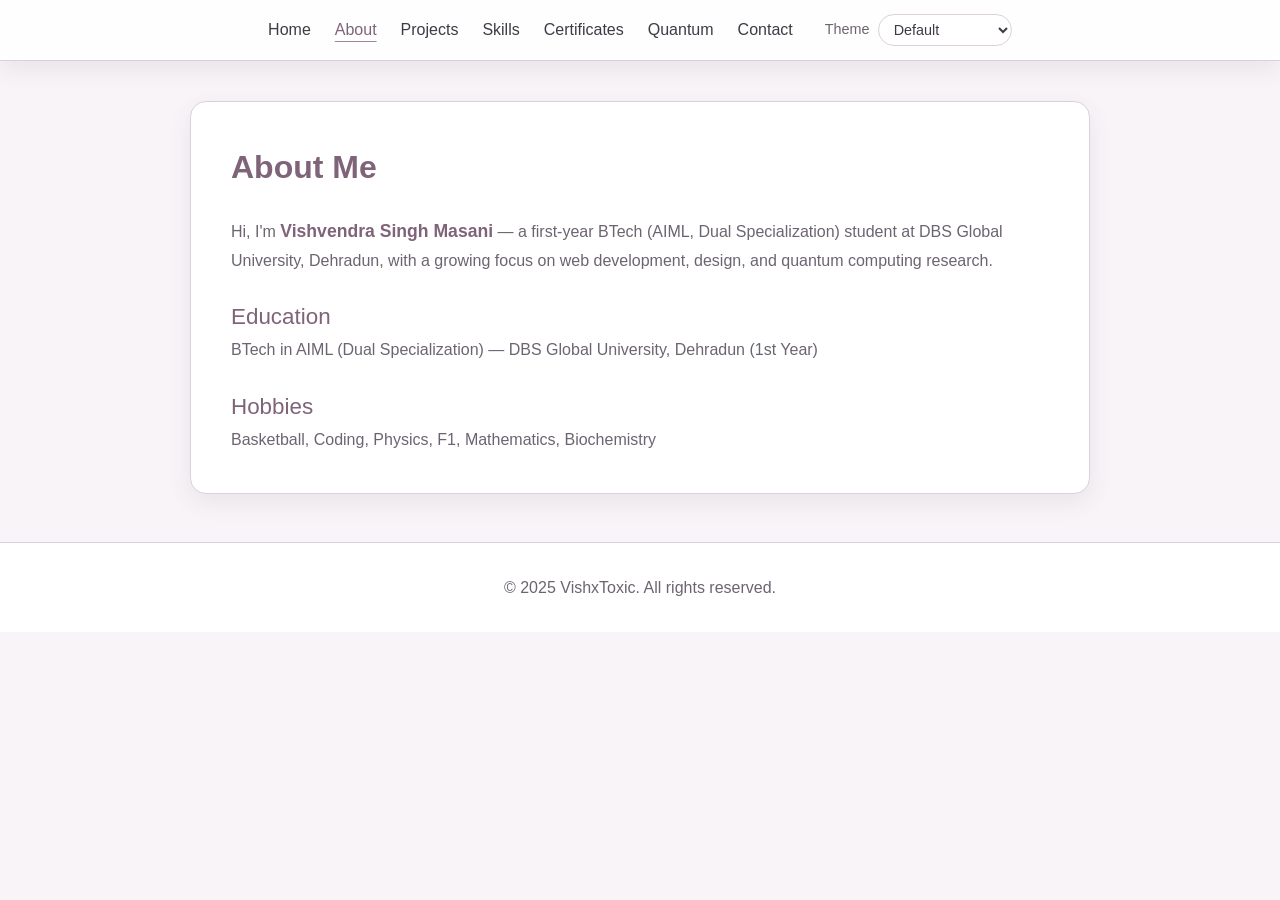
<file: about me.html>
<!DOCTYPE html>
<html lang="en">
<head>
    <meta charset="UTF-8">
    <meta name="viewport" content="width=device-width, initial-scale=1.0">
    <title>About Me | VishxToxic</title>
    <script src="theme.js"></script>
    <link rel="stylesheet" href="styles.css">
    <script src="script.js" defer></script>
</head>
<body>
    <div class="page-loader" aria-hidden="true">
        <div class="loader-content">
            <span class="loader-ring"></span>
            <img src="logo.png" alt="" class="loader-logo">
            <span class="loader-text">Loading</span>
        </div>
    </div>

    <nav class="site-nav">
        <a href="index.html">Home</a>
        <a href="about me.html" class="active">About</a>
        <a href="projects.html">Projects</a>
        <a href="skills.html">Skills</a>
        <a href="certificates.html">Certificates</a>
        <a href="quantum.html">Quantum</a>
        <a href="contact.html">Contact</a>
        <div class="theme-switch">
            <label for="theme-select">Theme</label>
            <select id="theme-select" class="theme-select" aria-label="Select color theme">
                <option value="default">Default</option>
                <option value="purple">Purple</option>
                <option value="icy-blue">Icy-Blue</option>
                <option value="light">Light</option>
                <option value="black-white">Black &amp; White</option>
                <option value="dark-black">Dark-Black</option>
            </select>
        </div>
    </nav>

    <div class="page-content">
    <main>
        <section>
            <h2>About Me</h2>
            <div class="about-text">
                <p>Hi, I'm <span class="about-name">Vishvendra Singh Masani</span> — a first-year BTech (AIML, Dual Specialization) student at DBS Global University, Dehradun, with a growing focus on web development, design, and quantum computing research.</p>

                <span class="about-heading">Education</span>
                <p>BTech in AIML (Dual Specialization) — DBS Global University, Dehradun (1st Year)</p>

                <span class="about-heading">Hobbies</span>
                <p>Basketball, Coding, Physics, F1, Mathematics, Biochemistry</p>
            </div>
        </section>
    </main>

    <footer>
        &copy; 2025 VishxToxic. All rights reserved.
    </footer>
    </div>
</body>
</html>
</file>
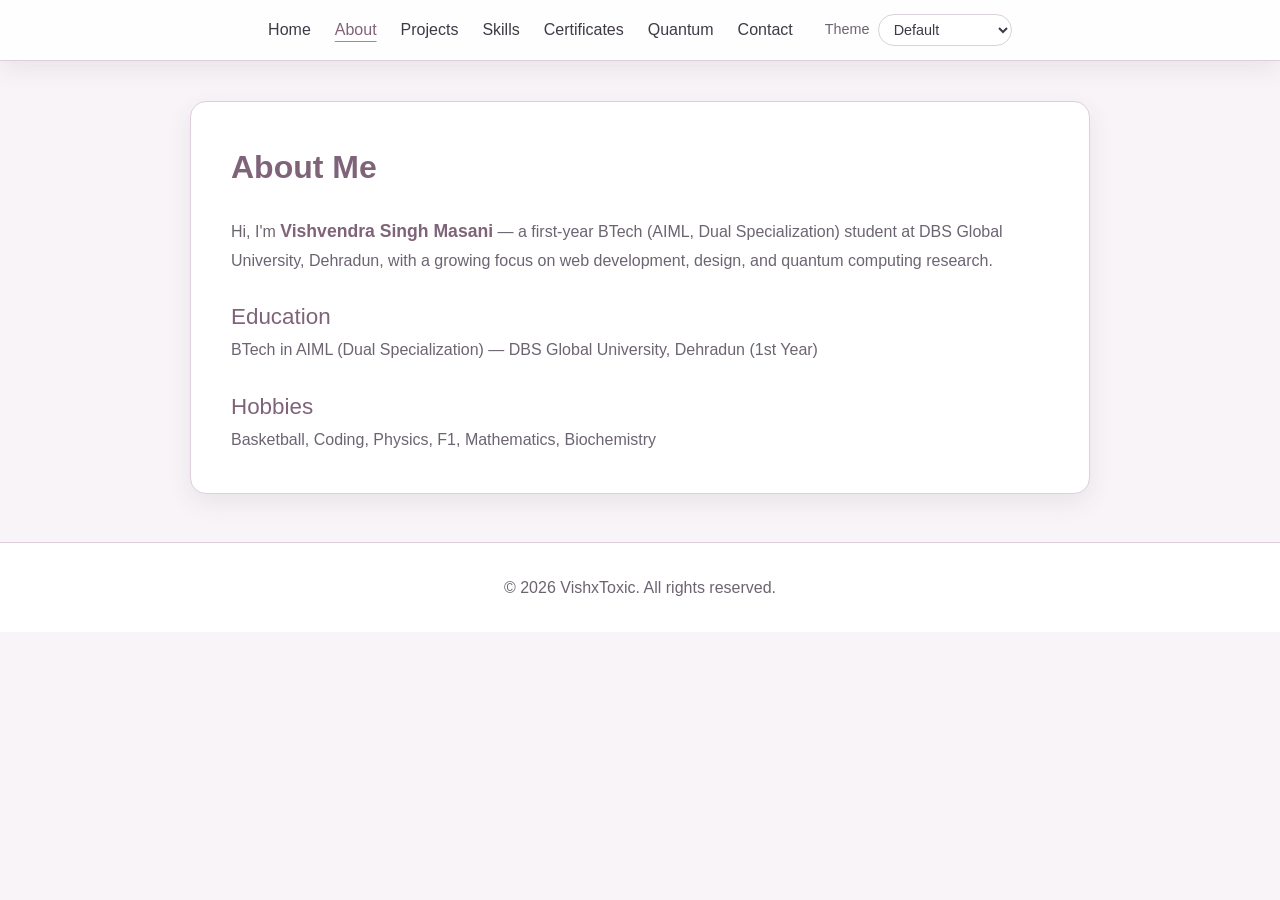
<file: aboutme.html>
<!DOCTYPE html>
<html lang="en">
<head>
    <meta charset="UTF-8">
    <meta name="viewport" content="width=device-width, initial-scale=1.0">
    <title>About Me | VishxToxic</title>
    <script src="theme.js"></script>
    <link rel="stylesheet" href="styles.css">
    <script src="script.js" defer></script>
</head>
<body>
    <div class="page-loader" aria-hidden="true">
        <div class="loader-content">
            <span class="loader-ring"></span>
            <img src="logo.png" alt="" class="loader-logo">
            <span class="loader-text">Loading</span>
        </div>
    </div>

    <nav class="site-nav">
        <a href="index.html">Home</a>
        <a href="about me.html" class="active">About</a>
        <a href="projects.html">Projects</a>
        <a href="skills.html">Skills</a>
        <a href="certificates.html">Certificates</a>
        <a href="quantum.html">Quantum</a>
        <a href="contact.html">Contact</a>
        <div class="theme-switch">
            <label for="theme-select">Theme</label>
            <select id="theme-select" class="theme-select" aria-label="Select color theme">
                <option value="default">Default</option>
                <option value="purple">Purple</option>
                <option value="icy-blue">Icy-Blue</option>
                <option value="light">Light</option>
                <option value="black-white">Black &amp; White</option>
                <option value="dark-black">Dark-Black</option>
            </select>
        </div>
    </nav>

    <div class="page-content">
    <main>
        <section>
            <h2>About Me</h2>
            <div class="about-text">
                <p>Hi, I'm <span class="about-name">Vishvendra Singh Masani</span> — a first-year BTech (AIML, Dual Specialization) student at DBS Global University, Dehradun, with a growing focus on web development, design, and quantum computing research.</p>

                <span class="about-heading">Education</span>
                <p>BTech in AIML (Dual Specialization) — DBS Global University, Dehradun (1st Year)</p>

                <span class="about-heading">Hobbies</span>
                <p>Basketball, Coding, Physics, F1, Mathematics, Biochemistry</p>
            </div>
        </section>
    </main>

    <footer>
        &copy; 2026 VishxToxic. All rights reserved.
    </footer>
    </div>
</body>
</html>
</file>
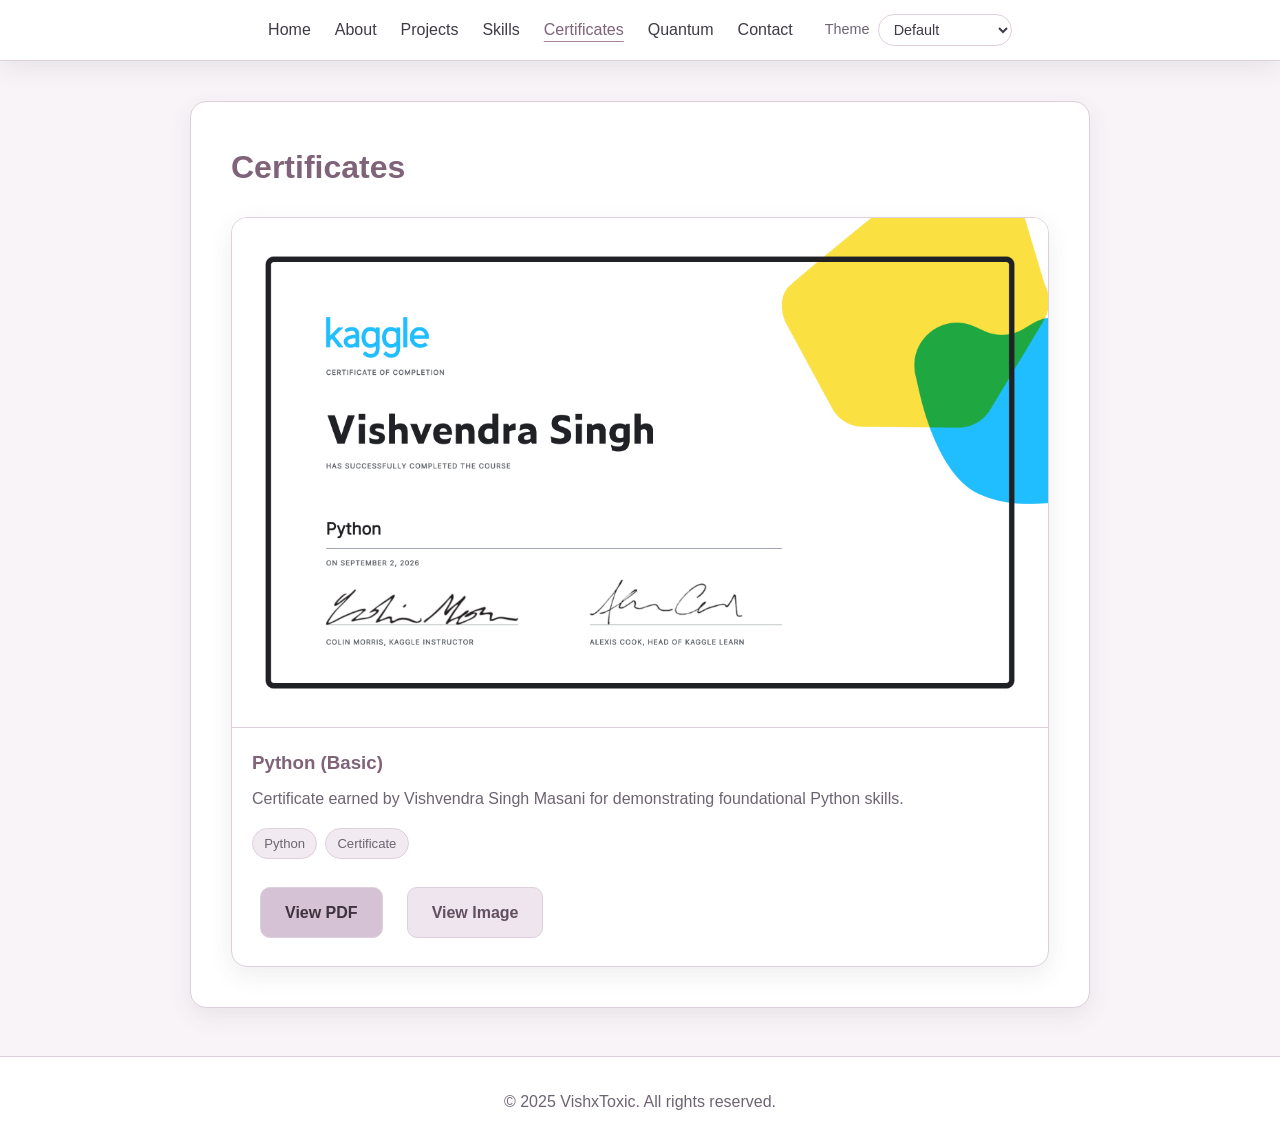
<file: certificates.html>
<!DOCTYPE html>
<html lang="en">
<head>
    <meta charset="UTF-8">
    <meta name="viewport" content="width=device-width, initial-scale=1.0">
    <title>Certificates | VishxToxic</title>
    <script src="theme.js"></script>
    <link rel="stylesheet" href="styles.css">
    <script src="script.js" defer></script>
</head>
<body>
    <div class="page-loader" aria-hidden="true">
        <div class="loader-content">
            <span class="loader-ring"></span>
            <img src="logo.png" alt="" class="loader-logo">
            <span class="loader-text">Loading</span>
        </div>
    </div>

    <nav class="site-nav">
        <a href="index.html">Home</a>
        <a href="about me.html">About</a>
        <a href="projects.html">Projects</a>
        <a href="skills.html">Skills</a>
        <a href="certificates.html" class="active">Certificates</a>
        <a href="quantum.html">Quantum</a>
        <a href="contact.html">Contact</a>
        <div class="theme-switch">
            <label for="theme-select">Theme</label>
            <select id="theme-select" class="theme-select" aria-label="Select color theme">
                <option value="default">Default</option>
                <option value="purple">Purple</option>
                <option value="icy-blue">Icy-Blue</option>
                <option value="light">Light</option>
                <option value="black-white">Black &amp; White</option>
                <option value="dark-black">Dark-Black</option>
            </select>
        </div>
    </nav>

    <div class="page-content">
        <main>
            <section>
                <h2>Certificates</h2>
                <div class="info-cards">
                    <article class="info-card certificate-card">
                        <div class="card-media">
                            <img src="certificates/vishvendra-singh-python.png" alt="Python certificate preview">
                        </div>
                        <div class="card-body">
                            <h3>Python (Basic)</h3>
                            <p>Certificate earned by Vishvendra Singh Masani for demonstrating foundational Python skills.</p>
                            <div class="card-tags">
                                <span class="tag">Python</span>
                                <span class="tag">Certificate</span>
                            </div>
                            <div class="card-actions">
                                <a class="btn" href="certificates/python-basic-certificate.pdf" target="_blank" rel="noopener">View PDF</a>
                                <a class="btn btn-secondary" href="certificates/vishvendra-singh-python.png" target="_blank" rel="noopener">View Image</a>
                            </div>
                        </div>
                    </article>
                </div>
            </section>
        </main>

        <footer>
            &copy; 2025 VishxToxic. All rights reserved.
        </footer>
    </div>
</body>
</html>
</file>
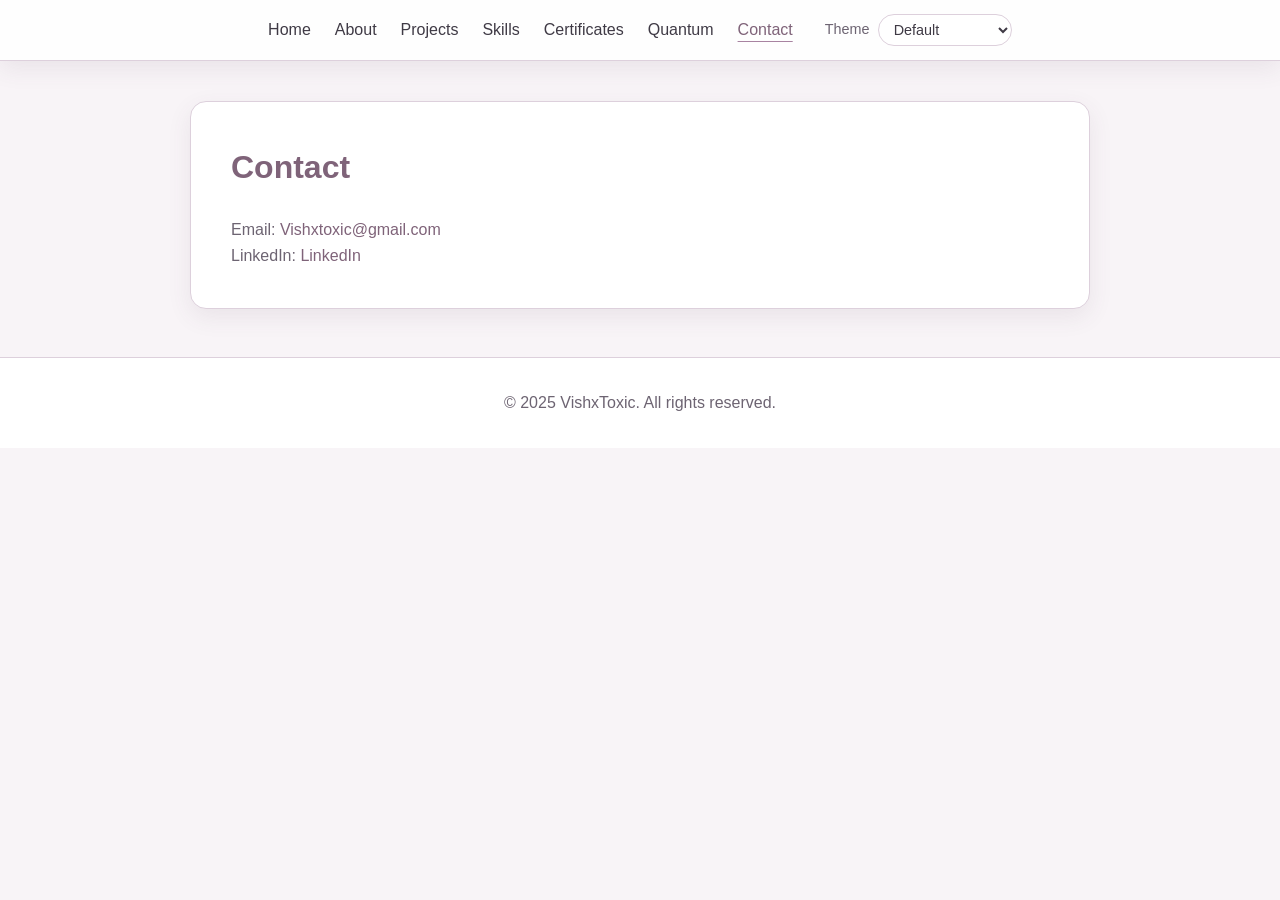
<file: contact.html>
<!DOCTYPE html>
<html lang="en">
<head>
    <meta charset="UTF-8">
    <meta name="viewport" content="width=device-width, initial-scale=1.0">
    <title>Contact | VishxToxic</title>
    <script src="theme.js"></script>
    <link rel="stylesheet" href="styles.css">
    <script src="script.js" defer></script>
</head>
<body>
    <div class="page-loader" aria-hidden="true">
        <div class="loader-content">
            <span class="loader-ring"></span>
            <img src="logo.png" alt="" class="loader-logo">
            <span class="loader-text">Loading</span>
        </div>
    </div>

    <nav class="site-nav">
        <a href="index.html">Home</a>
        <a href="about me.html">About</a>
        <a href="projects.html">Projects</a>
        <a href="skills.html">Skills</a>
        <a href="certificates.html">Certificates</a>
        <a href="quantum.html">Quantum</a>
        <a href="contact.html" class="active">Contact</a>
        <div class="theme-switch">
            <label for="theme-select">Theme</label>
            <select id="theme-select" class="theme-select" aria-label="Select color theme">
                <option value="default">Default</option>
                <option value="purple">Purple</option>
                <option value="icy-blue">Icy-Blue</option>
                <option value="light">Light</option>
                <option value="black-white">Black &amp; White</option>
                <option value="dark-black">Dark-Black</option>
            </select>
        </div>
    </nav>

    <div class="page-content">
    <main>
        <section>
            <h2>Contact</h2>
            <p>Email: <a href="mailto:vishxtoxic@gmail.com">Vishxtoxic@gmail.com</a></p>
            <p>LinkedIn: <a href="https://www.linkedin.com/in/vishvendra-singh-masani-13699137a">LinkedIn</a></p>
        </section>
    </main>

    <footer>
        &copy; 2025 VishxToxic. All rights reserved.
    </footer>
    </div>
</body>
</html>
</file>
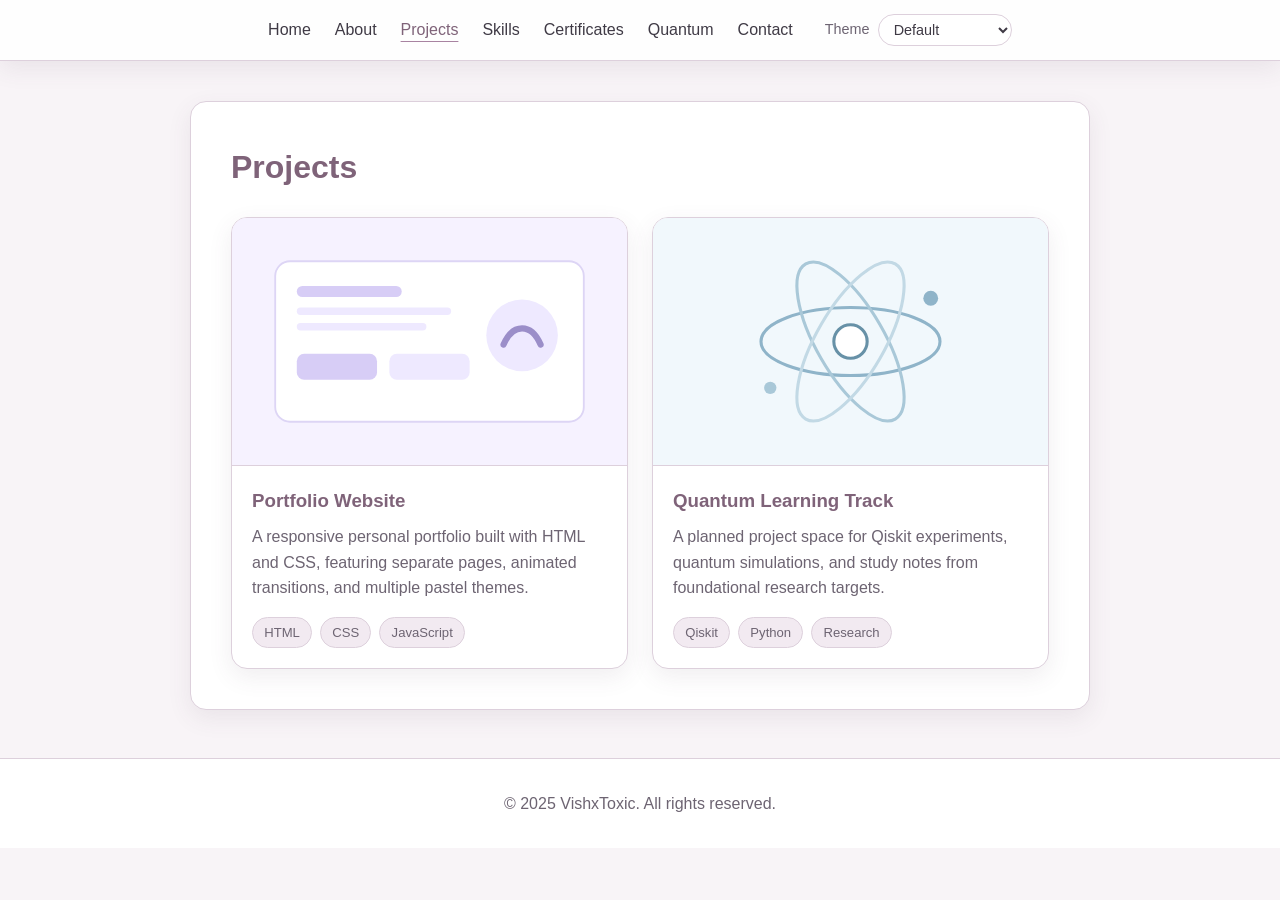
<file: projects.html>
<!DOCTYPE html>
<html lang="en">
<head>
    <meta charset="UTF-8">
    <meta name="viewport" content="width=device-width, initial-scale=1.0">
    <title>Projects | VishxToxic</title>
    <script src="theme.js"></script>
    <link rel="stylesheet" href="styles.css">
    <script src="script.js" defer></script>
</head>
<body>
    <div class="page-loader" aria-hidden="true">
        <div class="loader-content">
            <span class="loader-ring"></span>
            <img src="logo.png" alt="" class="loader-logo">
            <span class="loader-text">Loading</span>
        </div>
    </div>

    <nav class="site-nav">
        <a href="index.html">Home</a>
        <a href="about me.html">About</a>
        <a href="projects.html" class="active">Projects</a>
        <a href="skills.html">Skills</a>
        <a href="certificates.html">Certificates</a>
        <a href="quantum.html">Quantum</a>
        <a href="contact.html">Contact</a>
        <div class="theme-switch">
            <label for="theme-select">Theme</label>
            <select id="theme-select" class="theme-select" aria-label="Select color theme">
                <option value="default">Default</option>
                <option value="purple">Purple</option>
                <option value="icy-blue">Icy-Blue</option>
                <option value="light">Light</option>
                <option value="black-white">Black &amp; White</option>
                <option value="dark-black">Dark-Black</option>
            </select>
        </div>
    </nav>

    <div class="page-content">
    <main>
        <section>
            <h2>Projects</h2>
            <div class="info-cards">
                <article class="info-card">
                    <div class="card-media">
                        <img src="images/project-web.svg" alt="Pastel illustration of a responsive web project">
                    </div>
                    <div class="card-body">
                        <h3>Portfolio Website</h3>
                        <p>A responsive personal portfolio built with HTML and CSS, featuring separate pages, animated transitions, and multiple pastel themes.</p>
                        <div class="card-tags">
                            <span class="tag">HTML</span>
                            <span class="tag">CSS</span>
                            <span class="tag">JavaScript</span>
                        </div>
                    </div>
                </article>
                <article class="info-card">
                    <div class="card-media">
                        <img src="images/project-quantum.svg" alt="Pastel illustration of a quantum computing concept">
                    </div>
                    <div class="card-body">
                        <h3>Quantum Learning Track</h3>
                        <p>A planned project space for Qiskit experiments, quantum simulations, and study notes from foundational research targets.</p>
                        <div class="card-tags">
                            <span class="tag">Qiskit</span>
                            <span class="tag">Python</span>
                            <span class="tag">Research</span>
                        </div>
                    </div>
                </div>
            </div>
        </section>
    </main>

    <footer>
        &copy; 2025 VishxToxic. All rights reserved.
    </footer>
    </div>
</body>
</html>
</file>
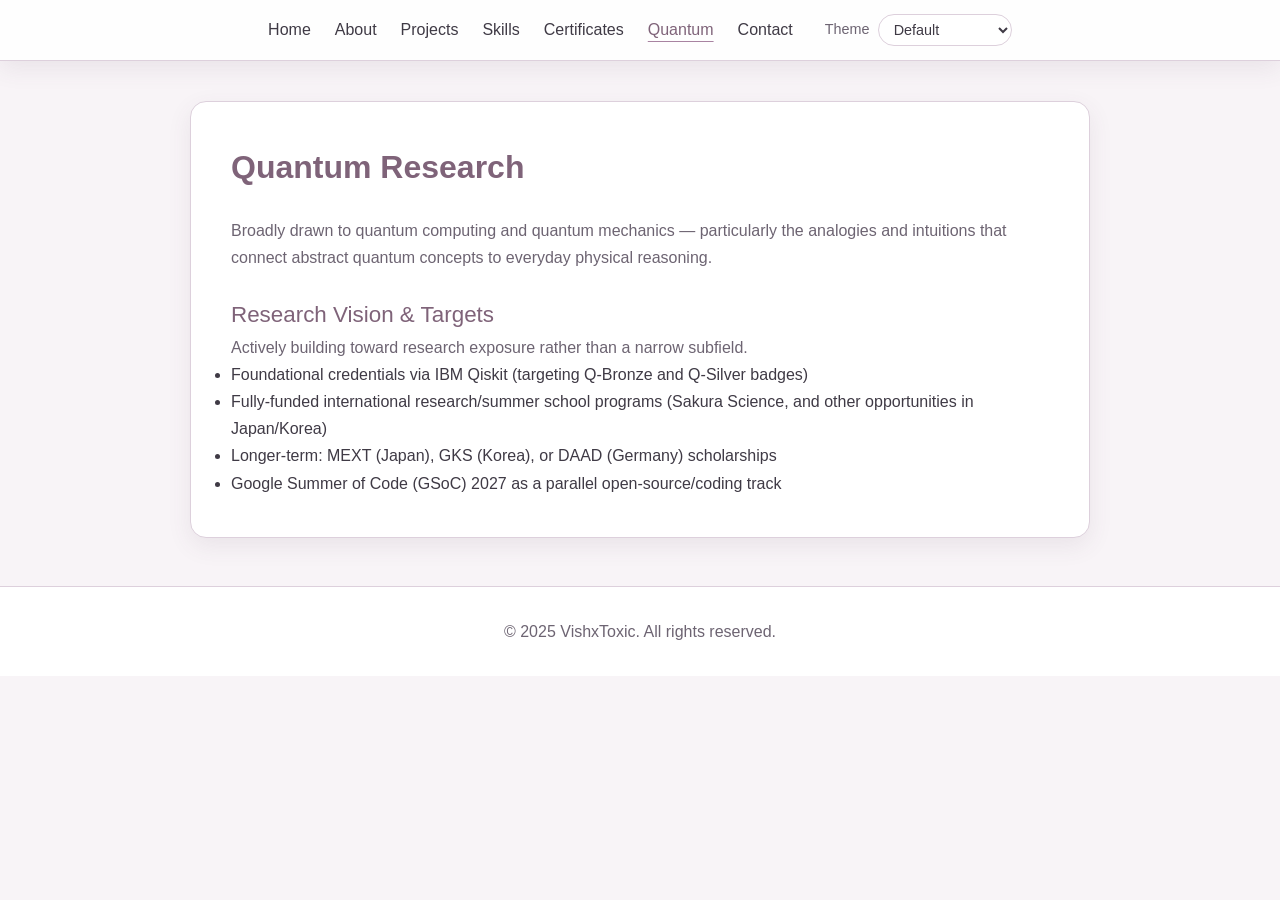
<file: quantum.html>
<!DOCTYPE html>
<html lang="en">
<head>
    <meta charset="UTF-8">
    <meta name="viewport" content="width=device-width, initial-scale=1.0">
    <title>Quantum Research | VishxToxic</title>
    <script src="theme.js"></script>
    <link rel="stylesheet" href="styles.css">
    <script src="script.js" defer></script>
</head>
<body>
    <div class="page-loader" aria-hidden="true">
        <div class="loader-content">
            <span class="loader-ring"></span>
            <img src="logo.png" alt="" class="loader-logo">
            <span class="loader-text">Loading</span>
        </div>
    </div>

    <nav class="site-nav">
        <a href="index.html">Home</a>
        <a href="about me.html">About</a>
        <a href="projects.html">Projects</a>
        <a href="skills.html">Skills</a>
        <a href="certificates.html">Certificates</a>
        <a href="quantum.html" class="active">Quantum</a>
        <a href="contact.html">Contact</a>
        <div class="theme-switch">
            <label for="theme-select">Theme</label>
            <select id="theme-select" class="theme-select" aria-label="Select color theme">
                <option value="default">Default</option>
                <option value="purple">Purple</option>
                <option value="icy-blue">Icy-Blue</option>
                <option value="light">Light</option>
                <option value="black-white">Black &amp; White</option>
                <option value="dark-black">Dark-Black</option>
            </select>
        </div>
    </nav>

    <div class="page-content">
    <main>
        <section>
            <h2>Quantum Research</h2>
            <div class="about-text">
                <p>Broadly drawn to quantum computing and quantum mechanics — particularly the analogies and intuitions that connect abstract quantum concepts to everyday physical reasoning.</p>

                <span class="about-heading">Research Vision & Targets</span>
                <p>Actively building toward research exposure rather than a narrow subfield.</p>
                <ul>
                    <li>Foundational credentials via IBM Qiskit (targeting Q-Bronze and Q-Silver badges)</li>
                    <li>Fully-funded international research/summer school programs (Sakura Science, and other opportunities in Japan/Korea)</li>
                    <li>Longer-term: MEXT (Japan), GKS (Korea), or DAAD (Germany) scholarships</li>
                    <li>Google Summer of Code (GSoC) 2027 as a parallel open-source/coding track</li>
                </ul>
            </div>
        </section>
    </main>

    <footer>
        &copy; 2025 VishxToxic. All rights reserved.
    </footer>
    </div>
</body>
</html>
</file>
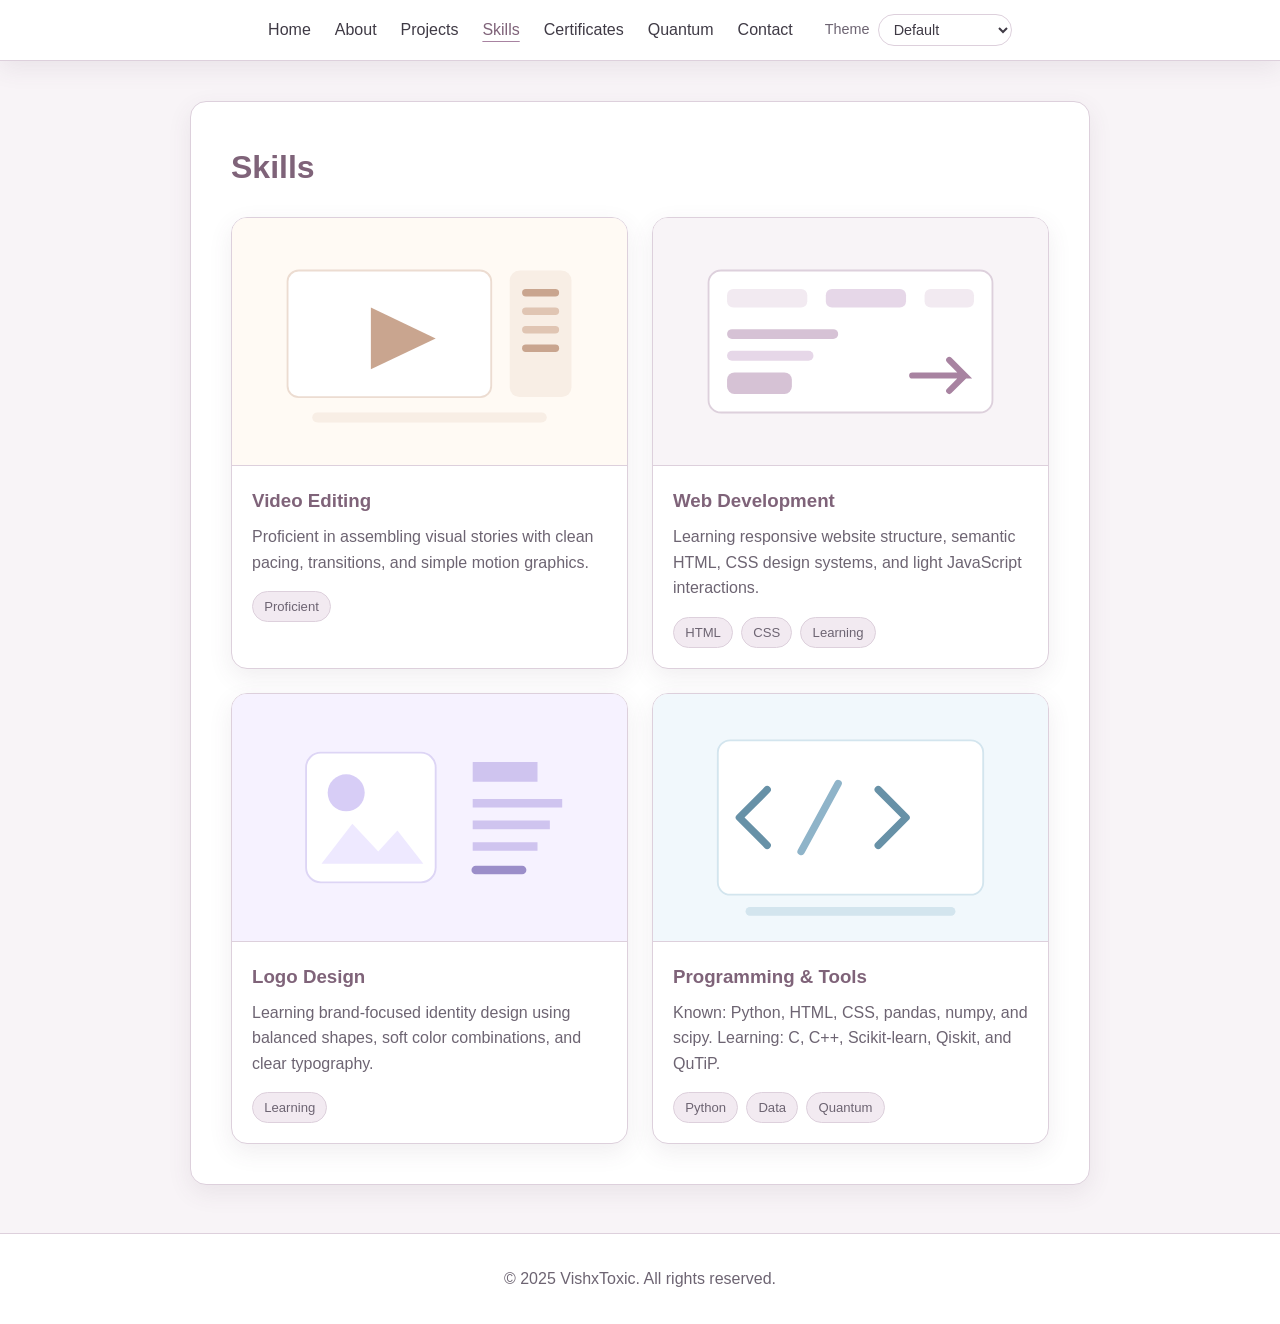
<file: skills.html>
<!DOCTYPE html>
<html lang="en">
<head>
    <meta charset="UTF-8">
    <meta name="viewport" content="width=device-width, initial-scale=1.0">
    <title>Skills | VishxToxic</title>
    <script src="theme.js"></script>
    <link rel="stylesheet" href="styles.css">
    <script src="script.js" defer></script>
</head>
<body>
    <div class="page-loader" aria-hidden="true">
        <div class="loader-content">
            <span class="loader-ring"></span>
            <img src="logo.png" alt="" class="loader-logo">
            <span class="loader-text">Loading</span>
        </div>
    </div>

    <nav class="site-nav">
        <a href="index.html">Home</a>
        <a href="about me.html">About</a>
        <a href="projects.html">Projects</a>
        <a href="skills.html" class="active">Skills</a>
        <a href="certificates.html">Certificates</a>
        <a href="quantum.html">Quantum</a>
        <a href="contact.html">Contact</a>
        <div class="theme-switch">
            <label for="theme-select">Theme</label>
            <select id="theme-select" class="theme-select" aria-label="Select color theme">
                <option value="default">Default</option>
                <option value="purple">Purple</option>
                <option value="icy-blue">Icy-Blue</option>
                <option value="light">Light</option>
                <option value="black-white">Black &amp; White</option>
                <option value="dark-black">Dark-Black</option>
            </select>
        </div>
    </nav>

    <div class="page-content">
    <main>
        <section>
            <h2>Skills</h2>
            <div class="info-cards">
                <article class="info-card">
                    <div class="card-media">
                        <img src="images/skill-video.svg" alt="Pastel illustration of video editing tools">
                    </div>
                    <div class="card-body">
                        <h3>Video Editing</h3>
                        <p>Proficient in assembling visual stories with clean pacing, transitions, and simple motion graphics.</p>
                        <div class="card-tags"><span class="tag">Proficient</span></div>
                    </div>
                </article>
                <article class="info-card">
                    <div class="card-media">
                        <img src="images/skill-web.svg" alt="Pastel illustration of web development layout">
                    </div>
                    <div class="card-body">
                        <h3>Web Development</h3>
                        <p>Learning responsive website structure, semantic HTML, CSS design systems, and light JavaScript interactions.</p>
                        <div class="card-tags"><span class="tag">HTML</span><span class="tag">CSS</span><span class="tag">Learning</span></div>
                    </div>
                </article>
                <article class="info-card">
                    <div class="card-media">
                        <img src="images/skill-design.svg" alt="Pastel illustration of logo and layout design">
                    </div>
                    <div class="card-body">
                        <h3>Logo Design</h3>
                        <p>Learning brand-focused identity design using balanced shapes, soft color combinations, and clear typography.</p>
                        <div class="card-tags"><span class="tag">Learning</span></div>
                    </div>
                </article>
                <article class="info-card">
                    <div class="card-media">
                        <img src="images/skill-tools.svg" alt="Pastel illustration of programming and data tools">
                    </div>
                    <div class="card-body">
                        <h3>Programming & Tools</h3>
                        <p>Known: Python, HTML, CSS, pandas, numpy, and scipy. Learning: C, C++, Scikit-learn, Qiskit, and QuTiP.</p>
                        <div class="card-tags"><span class="tag">Python</span><span class="tag">Data</span><span class="tag">Quantum</span></div>
                    </div>
                </article>
            </div>
        </section>
    </main>

    <footer>
        &copy; 2025 VishxToxic. All rights reserved.
    </footer>
    </div>
</body>
</html>
</file>
<file: styles.css>
:root {
    --page-bg: #f8f4f7;
    --surface: #ffffff;
    --surface-soft: #f2eaf1;
    --card-bg: #ffffff;
    --text: #3f3a45;
    --muted: #6d6472;
    --accent: #a883a1;
    --accent-strong: #7f6379;
    --border: #ddd0dc;
    --shadow: 0 8px 24px rgba(92, 72, 88, 0.09);
    --nav-bg: rgba(255, 255, 255, 0.92);
    --button-bg: #d6c2d5;
    --button-text: #3d323d;
    --button-secondary-bg: #efe5ef;
    --button-secondary-text: #625060;
    --color-scheme: light;
    --icon-filter: brightness(0) opacity(0.62);
    --card-image-filter: none;
}

html[data-theme="purple"] {
    --page-bg: #f6f2ff;
    --surface: #ffffff;
    --surface-soft: #eee8ff;
    --card-bg: #ffffff;
    --text: #413b56;
    --muted: #6d6584;
    --accent: #9b8ec9;
    --accent-strong: #7568a8;
    --border: #ddd5f5;
    --shadow: 0 8px 24px rgba(86, 72, 136, 0.09);
    --nav-bg: rgba(255, 255, 255, 0.92);
    --button-bg: #d7cdf6;
    --button-text: #3b3557;
    --button-secondary-bg: #eee9ff;
    --button-secondary-text: #5d5480;
    --card-image-filter: hue-rotate(14deg) saturate(0.85);
}

html[data-theme="icy-blue"] {
    --page-bg: #f1f8fc;
    --surface: #ffffff;
    --surface-soft: #e6f2f8;
    --card-bg: #ffffff;
    --text: #354a56;
    --muted: #61787f;
    --accent: #8fb4c9;
    --accent-strong: #6791a7;
    --border: #d3e5ee;
    --shadow: 0 8px 24px rgba(48, 91, 114, 0.09);
    --nav-bg: rgba(255, 255, 255, 0.92);
    --button-bg: #cfe1eb;
    --button-text: #32424c;
    --button-secondary-bg: #e8f3f8;
    --button-secondary-text: #54707e;
    --card-image-filter: hue-rotate(158deg) saturate(0.85);
}

html[data-theme="light"] {
    --page-bg: #fffaf4;
    --surface: #ffffff;
    --surface-soft: #f8eee5;
    --card-bg: #ffffff;
    --text: #4d4340;
    --muted: #786a64;
    --accent: #c9a58f;
    --accent-strong: #a07f6a;
    --border: #ecdcd1;
    --shadow: 0 8px 24px rgba(120, 88, 68, 0.08);
    --nav-bg: rgba(255, 255, 255, 0.92);
    --button-bg: #eeddce;
    --button-text: #4a3b34;
    --button-secondary-bg: #f9efe6;
    --button-secondary-text: #7b6153;
    --card-image-filter: sepia(0.18) saturate(0.9);
}

html[data-theme="black-white"] {
    --page-bg: #f5f5f5;
    --surface: #ffffff;
    --surface-soft: #ececec;
    --card-bg: #ffffff;
    --text: #333333;
    --muted: #666666;
    --accent: #8f8f8f;
    --accent-strong: #5e5e5e;
    --border: #dcdcdc;
    --shadow: 0 8px 24px rgba(0, 0, 0, 0.07);
    --nav-bg: rgba(255, 255, 255, 0.92);
    --button-bg: #e4e4e4;
    --button-text: #353535;
    --button-secondary-bg: #eeeeee;
    --button-secondary-text: #555555;
    --card-image-filter: grayscale(1);
}

html[data-theme="dark-black"] {
    --page-bg: #101014;
    --surface: #1b1b21;
    --surface-soft: #232329;
    --card-bg: #202027;
    --text: #ececf1;
    --muted: #c3c3cc;
    --accent: #c8bce4;
    --accent-strong: #ddd5ef;
    --border: #3b3b46;
    --shadow: 0 8px 24px rgba(0, 0, 0, 0.2);
    --nav-bg: rgba(20, 20, 25, 0.93);
    --button-bg: #4d4863;
    --button-text: #f2eefc;
    --button-secondary-bg: #2b2b34;
    --button-secondary-text: #d9d2ea;
    --color-scheme: dark;
    --icon-filter: invert(1) opacity(0.82);
    --card-image-filter: invert(0.92) hue-rotate(180deg) saturate(0.7);
}

* {
    margin: 0;
    padding: 0;
    box-sizing: border-box;
}

body {
    font-family: 'Segoe UI', Tahoma, Geneva, Verdana, sans-serif;
    background: var(--page-bg);
    background-attachment: fixed;
    color: var(--text);
    line-height: 1.6;
    color-scheme: var(--color-scheme);
    transition: background-color 0.3s ease, color 0.3s ease;
}

.page-loader {
    position: fixed;
    inset: 0;
    z-index: 1000;
    display: grid;
    place-items: center;
    background: var(--page-bg);
    opacity: 1;
    visibility: visible;
    transition: opacity 0.5s ease, visibility 0.5s ease, background-color 0.3s ease;
}

.page-loader.hidden {
    opacity: 0;
    visibility: hidden;
}

.loader-content {
    display: grid;
    place-items: center;
    gap: 1.25rem;
    position: relative;
    animation: loader-rise 0.8s ease both;
}

.loader-logo {
    width: 96px;
    height: 96px;
    border-radius: 50%;
    border: 3px solid var(--border);
    animation: logo-pulse 1.4s ease-in-out infinite;
}

.loader-ring {
    width: 120px;
    height: 120px;
    position: absolute;
    inset: 0;
    margin: auto;
    border-radius: 50%;
    border: 2px solid transparent;
    border-top-color: var(--accent);
    border-right-color: var(--accent);
    animation: ring-spin 1.1s linear infinite;
}

.loader-text {
    color: var(--muted);
    letter-spacing: 4px;
    text-transform: uppercase;
    font-size: 0.9rem;
    animation: text-flicker 1.6s ease-in-out infinite;
}

.page-content {
    opacity: 0;
    transform: translateY(18px);
    transition: opacity 0.6s ease, transform 0.6s ease;
}

.page-content.ready {
    opacity: 1;
    transform: translateY(0);
}

.page-content.leaving {
    opacity: 0;
    transform: translateY(-18px);
}

@keyframes loader-rise {
    from {
        opacity: 0;
        transform: translateY(24px);
    }
    to {
        opacity: 1;
        transform: translateY(0);
    }
}

@keyframes logo-pulse {
    0%, 100% {
        transform: scale(1);
    }
    50% {
        transform: scale(1.04);
    }
}

@keyframes ring-spin {
    to {
        transform: rotate(360deg);
    }
}

@keyframes text-flicker {
    0%, 100% {
        opacity: 0.65;
    }
    50% {
        opacity: 1;
    }
}

header {
    background: var(--page-bg);
    color: var(--text);
    padding: 3rem 0;
    text-align: center;
}

.logo-img {
    width: 120px;
    height: 120px;
    border-radius: 50%;
    border: 3px solid var(--border);
    margin-bottom: 1rem;
    transition: transform 0.3s ease;
}

.logo-img:hover {
    transform: scale(1.03);
}

.main-title {
    font-family: 'Segoe UI', Arial, sans-serif;
    letter-spacing: 3px;
    font-size: 2.8rem;
    margin: 0.5rem 0;
    font-weight: 700;
}

.intro {
    display: flex;
    align-items: center;
    justify-content: center;
    flex-direction: column;
    margin: 0 auto;
    max-width: 500px;
    padding: 2rem;
    background: var(--surface);
    border-radius: 16px;
    box-shadow: var(--shadow);
    border: 1px solid var(--border);
    text-align: center;
}

.social-link {
    margin: 0 0.8rem;
    display: inline-flex;
    text-decoration: none;
    transition: transform 0.3s ease;
}

.social-link:hover {
    transform: translateY(-3px);
}

.social-icon {
    width: 32px;
    height: 32px;
    filter: var(--icon-filter);
    transition: transform 0.3s ease;
}

.social-link:hover .social-icon {
    transform: scale(1.05);
}

nav,
.site-nav {
    background: var(--nav-bg);
    padding: 0.9rem 1.25rem;
    display: flex;
    flex-wrap: wrap;
    align-items: center;
    justify-content: center;
    gap: 0.5rem 1.5rem;
    box-shadow: var(--shadow);
    position: sticky;
    top: 0;
    z-index: 100;
    border-bottom: 1px solid var(--border);
}

nav a,
.site-nav a {
    color: var(--text);
    text-decoration: none;
    font-weight: 500;
    transition: color 0.3s ease;
}

nav a:hover,
.site-nav a:hover,
.site-nav a.active {
    color: var(--accent-strong);
}

.site-nav a.active {
    text-decoration: underline;
    text-decoration-color: var(--accent);
    text-underline-offset: 6px;
}

.theme-switch {
    display: inline-flex;
    align-items: center;
    gap: 0.5rem;
    margin-left: 0.5rem;
}

.theme-switch label {
    color: var(--muted);
    font-size: 0.9rem;
}

.theme-select {
    border: 1px solid var(--border);
    background: var(--surface);
    color: var(--text);
    border-radius: 999px;
    padding: 0.35rem 0.7rem;
    font: inherit;
    font-size: 0.9rem;
    cursor: pointer;
}

section {
    max-width: 900px;
    margin: 2.5rem auto;
    background: var(--surface);
    padding: 2.5rem;
    border-radius: 16px;
    box-shadow: var(--shadow);
    border: 1px solid var(--border);
}

h2 {
    color: var(--accent-strong);
    margin-bottom: 1.5rem;
    font-size: 2rem;
}

h3 {
    color: var(--accent-strong);
}

a {
    color: var(--accent-strong);
    text-decoration: none;
    transition: color 0.3s ease;
}

a:hover {
    color: var(--muted);
}

.btn {
    display: inline-block;
    padding: 0.75rem 1.5rem;
    margin: 0.5rem;
    background: var(--button-bg);
    color: var(--button-text);
    border: 1px solid var(--border);
    border-radius: 10px;
    cursor: pointer;
    font-weight: 600;
    transition: transform 0.3s ease, background-color 0.3s ease;
}

.btn:hover {
    transform: translateY(-2px);
    background: var(--surface-soft);
}

.btn-secondary {
    background: var(--button-secondary-bg);
    color: var(--button-secondary-text);
}

.info-cards {
    display: grid;
    grid-template-columns: repeat(auto-fit, minmax(260px, 1fr));
    gap: 1.5rem;
}

.info-card {
    display: flex;
    flex-direction: column;
    background: var(--card-bg);
    border: 1px solid var(--border);
    border-radius: 16px;
    overflow: hidden;
    box-shadow: var(--shadow);
    transition: transform 0.3s ease, border-color 0.3s ease;
}

.info-card:hover {
    transform: translateY(-4px);
    border-color: var(--accent);
}

.card-media {
    aspect-ratio: 16 / 10;
    background: var(--surface-soft);
    display: flex;
    align-items: center;
    justify-content: center;
    border-bottom: 1px solid var(--border);
}

.card-media img {
    width: 100%;
    height: 100%;
    object-fit: cover;
    display: block;
    filter: var(--card-image-filter);
}

.card-body {
    padding: 1.25rem;
    flex: 1;
}

.card-body h3 {
    margin-bottom: 0.5rem;
}

.card-tags {
    display: flex;
    flex-wrap: wrap;
    gap: 0.5rem;
    margin-top: 1rem;
}

.card-actions {
    display: flex;
    flex-wrap: wrap;
    gap: 0.5rem;
    margin-top: 1.25rem;
}

.tag {
    background: var(--surface-soft);
    border: 1px solid var(--border);
    color: var(--muted);
    border-radius: 999px;
    padding: 0.25rem 0.7rem;
    font-size: 0.82rem;
}

footer {
    text-align: center;
    padding: 2rem 0;
    background: var(--surface);
    color: var(--muted);
    margin-top: 3rem;
    border-top: 1px solid var(--border);
}

p {
    color: var(--muted);
}

.social-icons {
    display: flex;
    justify-content: center;
    gap: 1rem;
}

.tagline {
    background: var(--surface-soft);
    color: var(--muted);
    display: inline-block;
    margin: 1.5rem auto 0;
    padding: 0.5rem 1.25rem;
    border-radius: 999px;
    border: 1px solid var(--border);
}

.about-text {
    line-height: 1.7;
}

.about-name,
.about-heading,
.about-accent {
    color: var(--accent-strong);
}

.about-name {
    font-size: 1.1rem;
    font-weight: 600;
}

.about-heading {
    font-size: 1.4rem;
    display: block;
    margin-top: 1.5rem;
}

.home-overview {
    text-align: center;
}

.home-links {
    display: flex;
    justify-content: center;
    flex-wrap: wrap;
    margin-top: 1rem;
}

.skills-table {
    width: 100%;
    border-collapse: collapse;
    margin: 1rem 0;
    color: var(--muted);
}

.skills-table th {
    text-align: left;
    padding: 8px;
    border-bottom: 1px solid var(--border);
}

.skills-table td {
    padding: 8px;
}

.skills-table tr:not(:last-child) td {
    border-bottom: 1px solid var(--border);
}

@media (max-width: 640px) {
    .site-nav {
        flex-direction: column;
        gap: 0.7rem;
    }

    .theme-switch {
        margin-left: 0;
    }

    section {
        margin: 1.5rem;
        padding: 1.5rem;
    }
}

@media (prefers-reduced-motion: reduce) {
    .page-loader,
    .page-content,
    .loader-content,
    .loader-logo,
    .loader-ring,
    .loader-text,
    .info-card,
    .btn {
        animation: none;
        transition-duration: 0.01ms;
    }
}
</file>
